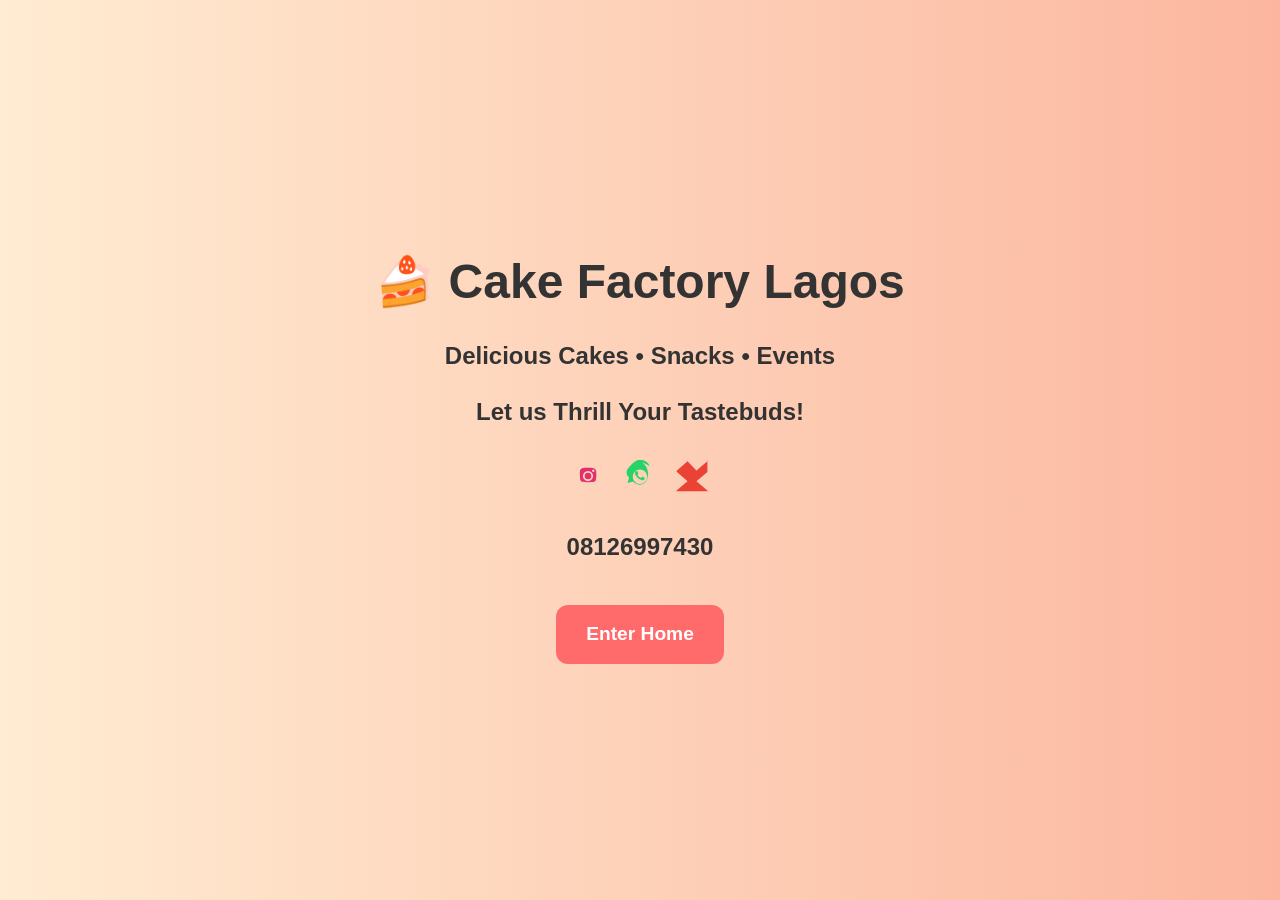
<file: index.html>
<!DOCTYPE html>
<html lang="en">
<head>
<meta charset="UTF-8">
<meta name="viewport" content="width=device-width, initial-scale=1.0">
<title>Cake Factory Lagos</title>
<link rel="stylesheet" href="style.css">

<style>
/* ================= WELCOME PAGE STYLING ================= */
body.welcome {
  background: linear-gradient(to right, #ffecd2, #fcb69f);
  font-family: 'Poppins', sans-serif;
  text-align: center;
  padding: 50px 20px;
  color: #333;
  overflow-x: hidden;
}

h1, h2 {
  margin: 10px 0;
  opacity: 0;
  animation: fadeInUp 1s forwards;
}

h1 {
  font-size: 3em;
  animation-delay: 0.3s;
}

h2:nth-of-type(1) { animation-delay: 0.8s; }
h2:nth-of-type(2) { animation-delay: 1.2s; }
h2:nth-of-type(3) { animation-delay: 1.6s; }

.social-icons {
  display: flex;
  justify-content: center;
  gap: 20px;
  margin: 20px 0;
  opacity: 0;
  animation: fadeInUp 1s forwards;
  animation-delay: 2s;
}

.social-icons a {
  transition: transform 0.3s, opacity 0.3s;
}

.social-icons a:hover {
  transform: scale(1.3) rotate(10deg);
  opacity: 0.9;
}

/* Home button animation */
.home-btn {
  display: inline-block;
  margin-top: 30px;
  padding: 15px 30px;
  background: #FF6B6B;
  color: white;
  border-radius: 12px;
  text-decoration: none;
  font-weight: bold;
  font-size: 1.2em;
  opacity: 0;
  transform: translateY(50px);
  animation: fadeInUp 1s forwards;
  animation-delay: 3s;
  transition: transform 0.3s, background 0.3s;
}

.home-btn:hover {
  transform: translateY(0px) scale(1.1);
  background: #ff3b3b;
}

/* ================= ANIMATIONS ================= */
@keyframes fadeInUp {
  0% {
    opacity: 0;
    transform: translateY(50px);
  }
  100% {
    opacity: 1;
    transform: translateY(0);
  }
}
</style>
</head>
<body class="welcome">

<h1>🍰 Cake Factory Lagos</h1>
<h2>Delicious Cakes • Snacks • Events</h2>
<h2>Let us Thrill Your Tastebuds!</h2>

<div class="social-icons">
  <!-- Instagram -->
  <a href="https://www.instagram.com/yourusername" target="_blank" title="Follow on Instagram">
    <svg xmlns="http://www.w3.org/2000/svg" width="32" height="32" viewBox="0 0 448 512">
      <path fill="#E1306C" d="M224,202.66A53.34,53.34,0,1,0,277.34,256,53.38,53.38,0,0,0,224,202.66Zm124.71-41a54.22,54.22,0,0,0-30.69-30.69C283.25,123.67,224,123.67,224,123.67s-59.25,0-94,7.33a54.22,54.22,0,0,0-30.69,30.69C93.67,157.75,93.67,224,93.67,224s0,66.25,7.33,94a54.22,54.22,0,0,0,30.69,30.69c34.75,7.33,94,7.33,94,7.33s59.25,0,94-7.33a54.22,54.22,0,0,0,30.69-30.69c7.33-27.75,7.33-94,7.33-94S356,157.75,348.71,161.69ZM224,338a82,82,0,1,1,82-82A82,82,0,0,1,224,338Zm85-148a19,19,0,1,1,19-19A19,19,0,0,1,309,190Z"/>
    </svg>
  </a>

  <!-- WhatsApp -->
  <a href="https://wa.me/2348123456789" target="_blank" title="Chat on WhatsApp">
    <svg xmlns="http://www.w3.org/2000/svg" viewBox="0 0 448 512" width="32" height="32">
      <path fill="#25D366" d="M380.9 97.1C339-11.9 196.5-35.3 112.5 48.8S-35.3 196.5 48.8 280.5l-24.1 87.5 87.5-24.1c84 84.1 196.5 60.7 232.8-56.2 36.3-116.8-36.3-254.6-164.1-292.6zM224 384c-63.6 0-115.1-51.5-115.1-115.1S160.4 153.8 224 153.8 339.1 205.3 339.1 268.9 287.6 384 224 384zm69.7-103.7c-3.9-2-23.1-11.4-26.7-12.7-3.5-1.3-6-2-8.5 2-2.5 4-9.7 12.7-11.9 15.3-2.2 2.5-4.5 2.8-8.4 1-3.9-1.8-16.6-6.1-31.6-19.5-11.7-10.4-19.6-23.2-21.9-27.1-2.3-3.9-.2-6 1.6-7.9 1.7-1.8 3.9-4.5 5.8-6.7 1.9-2.2 2.5-3.9 3.7-6.5 1.2-2.6.6-4.9-.3-6.8-1-1.8-8.5-20.5-11.7-28.1-3.1-7.5-6.3-6.5-8.5-6.6-2.2-.1-4.7-.1-7.2-.1s-6.6 1-10.1 4.9c-3.5 3.8-13.5 13.2-13.5 32.3s13.8 37.4 15.7 40c1.9 2.6 27.3 41.7 66.2 58.3 38.8 16.6 38.8 11 45.8 10 7-.9 22.7-9.3 25.9-18.3 3.2-9-3.2-13.8-7.1-15.8z"/>
    </svg>
  </a>

  <!-- Email -->
  <a href="mailto:youremail@gmail.com" target="_blank" title="Send Email">
    <svg xmlns="http://www.w3.org/2000/svg" width="32" height="32" viewBox="0 0 512 512">
      <path fill="#EA4335" d="M502.3 190.8L327.4 338.5 502.3 486c6.6 4.7 2.5 13.5-5.7 13.5H15.3c-8.2 0-12.3-8.8-5.7-13.5L184.6 338.5 15.3 190.8C6.5 185.3 6.2 174.2 15.3 168.7L184.6 21.9 327.4 169.6 502.3 21.9c9.1-5.5 8.8-16.6-.1-21.1z"/>
    </svg>
  </a>
</div>

<h2 style="margin-top:10px;">08126997430</h2>

<a href="home.html" class="btn home-btn">Enter Home</a>

</body>
</html>
</file>
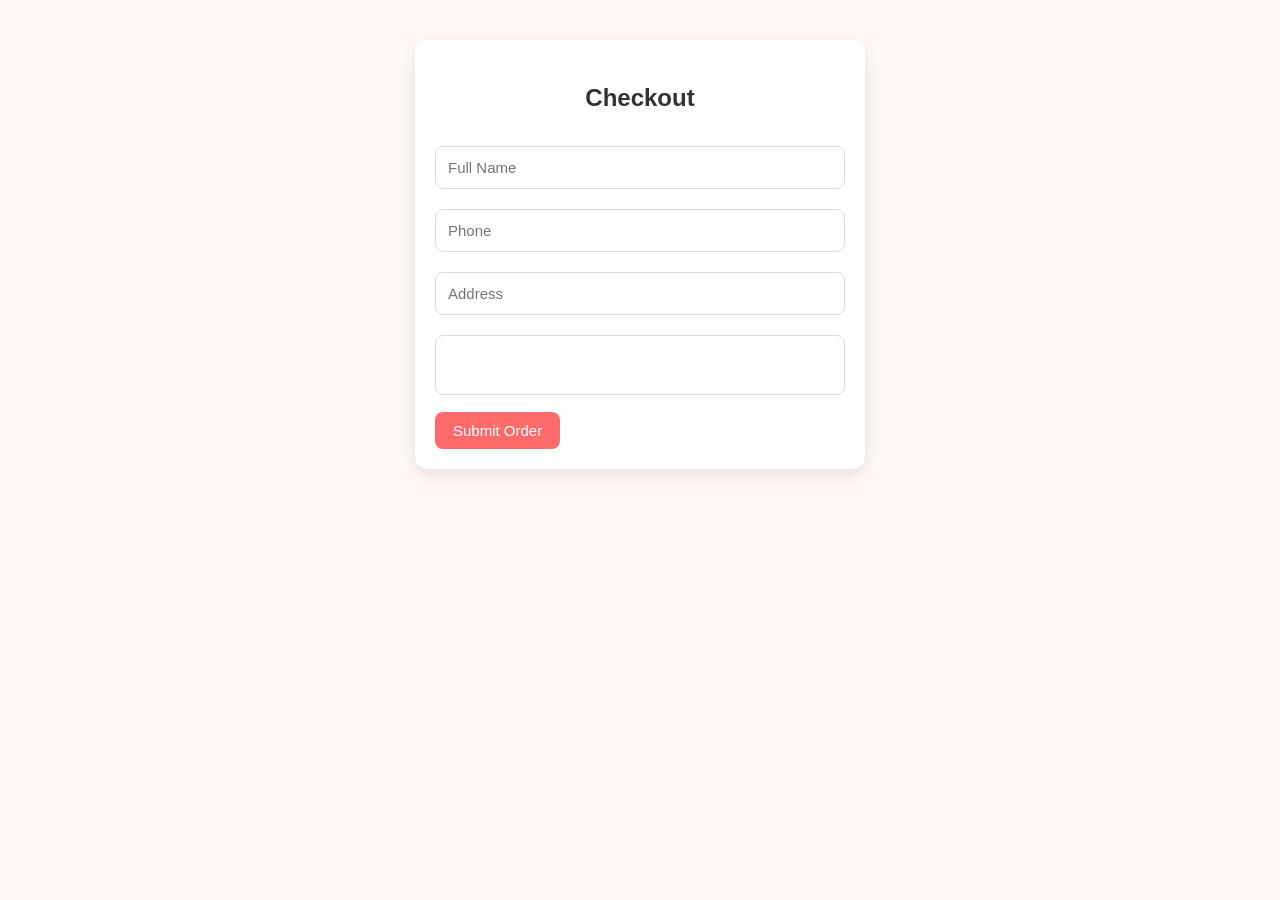
<file: checkout.html>
<!DOCTYPE html>
<html lang="en">

    <head>
        <meta charset="UTF-8">

        <!-- VERY IMPORTANT FOR MOBILE -->
        <meta name="viewport" content="width=device-width, initial-scale=1.0">

        <title>Checkout</title>

        <!-- CSS -->
        <link rel="stylesheet" href="style.css">
    </head>

    <body onload="loadCheckout()">

        <form action="https://formspree.io/f/xvzbpnoj" method="POST">

            <input type="hidden" name="_redirect" value="thankyou.html">

            <h2>Checkout</h2>

            <input name="name" placeholder="Full Name" required>
            <input name="phone" placeholder="Phone" required>
            <input name="address" placeholder="Address" required>

            <!-- Auto-filled order summary -->
            <textarea id="orderBox" name="Order Details" readonly></textarea>

            <button class="btn">Submit Order</button>

        </form>

        <!-- JS must be last -->
        <script src="script.js"></script>

    </body>
</html>
</file>
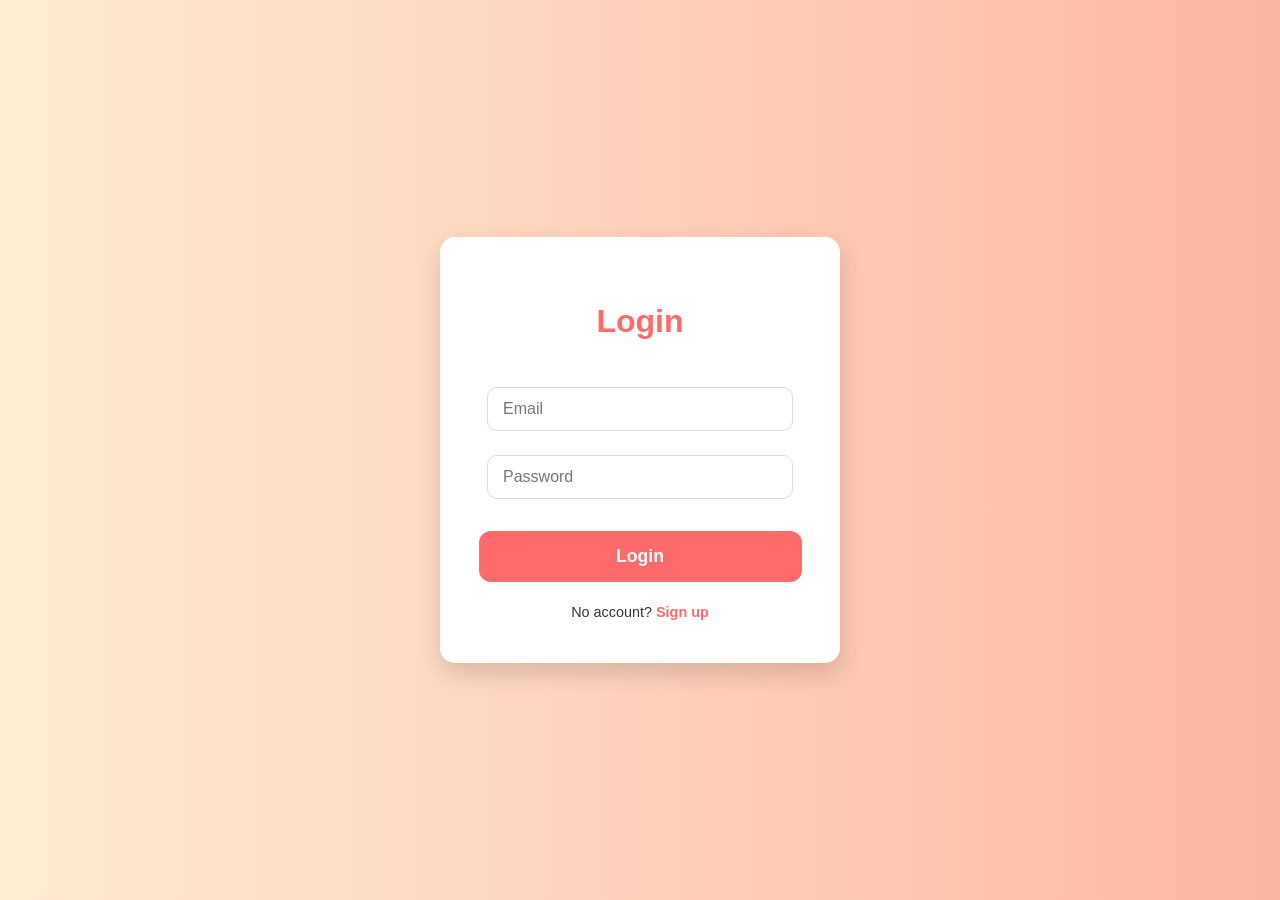
<file: login.html>
<!DOCTYPE html>
<html lang="en">
<head>
<meta charset="UTF-8">
<meta name="viewport" content="width=device-width, initial-scale=1.0">
<title>Login - Cake Factory Lagos</title>
<link rel="stylesheet" href="style.css">
<style>
/* ================= BODY ================= */
body {
  font-family: 'Poppins', sans-serif;
  background: linear-gradient(to right, #ffecd2, #fcb69f);
  display: flex;
  justify-content: center;
  align-items: center;
  min-height: 100vh;
  margin: 0;
  padding: 20px;
  color: #333;
}

/* ================= FORM CONTAINER ================= */
form {
  background: #fff;
  padding: 40px 30px;
  border-radius: 15px;
  box-shadow: 0 10px 25px rgba(0,0,0,0.15);
  width: 100%;
  max-width: 400px;
  text-align: center;
  opacity: 0;
  transform: translateY(50px);
  animation: fadeInUp 1s forwards;
}

/* ================= HEADING ================= */
form h2 {
  margin-bottom: 30px;
  color: #ff6b6b;
  font-size: 2em;
}

/* ================= INPUTS ================= */
form input {
  width: 90%;
  padding: 12px 15px;
  margin: 12px 0;
  border: 1px solid #ddd;
  border-radius: 10px;
  font-size: 1em;
  transition: border 0.3s, box-shadow 0.3s;
}

form input:focus {
  border-color: #ff6b6b;
  box-shadow: 0 0 8px rgba(255,107,107,0.4);
  outline: none;
}

/* ================= BUTTON ================= */
.btn {
  width: 95%;
  padding: 15px;
  margin-top: 20px;
  background: #ff6b6b;
  color: white;
  font-weight: bold;
  font-size: 1.1em;
  border: none;
  border-radius: 12px;
  cursor: pointer;
  transition: background 0.3s, transform 0.3s;
}

.btn:hover {
  background: #ff3b3b;
  transform: scale(1.05);
}

/* ================= SIGNUP LINK ================= */
p {
  margin-top: 20px;
  font-size: 0.9em;
}

p a {
  color: #ff6b6b;
  text-decoration: none;
  font-weight: bold;
  transition: color 0.3s;
}

p a:hover {
  color: #ff3b3b;
}

/* ================= ANIMATION ================= */
@keyframes fadeInUp {
  0% {
    opacity: 0;
    transform: translateY(50px);
  }
  100% {
    opacity: 1;
    transform: translateY(0);
  }
}

/* ================= RESPONSIVE ================= */
@media(max-width:480px){
  form {
    padding: 30px 20px;
  }

  form h2 {
    font-size: 1.6em;
  }

  form input {
    width: 100%;
    font-size: 0.95em;
  }

  .btn {
    width: 100%;
    padding: 12px;
    font-size: 1em;
  }
}
</style>
</head>
<body>

<form>
  <h2>Login</h2>
  <input id="email" placeholder="Email">
  <input id="pass" type="password" placeholder="Password">
  <button type="button" class="btn" onclick="login()">Login</button>
  <p>No account? <a href="signup.html">Sign up</a></p>
</form>

<script src="script.js"></script>
</body>
</html>
</file>
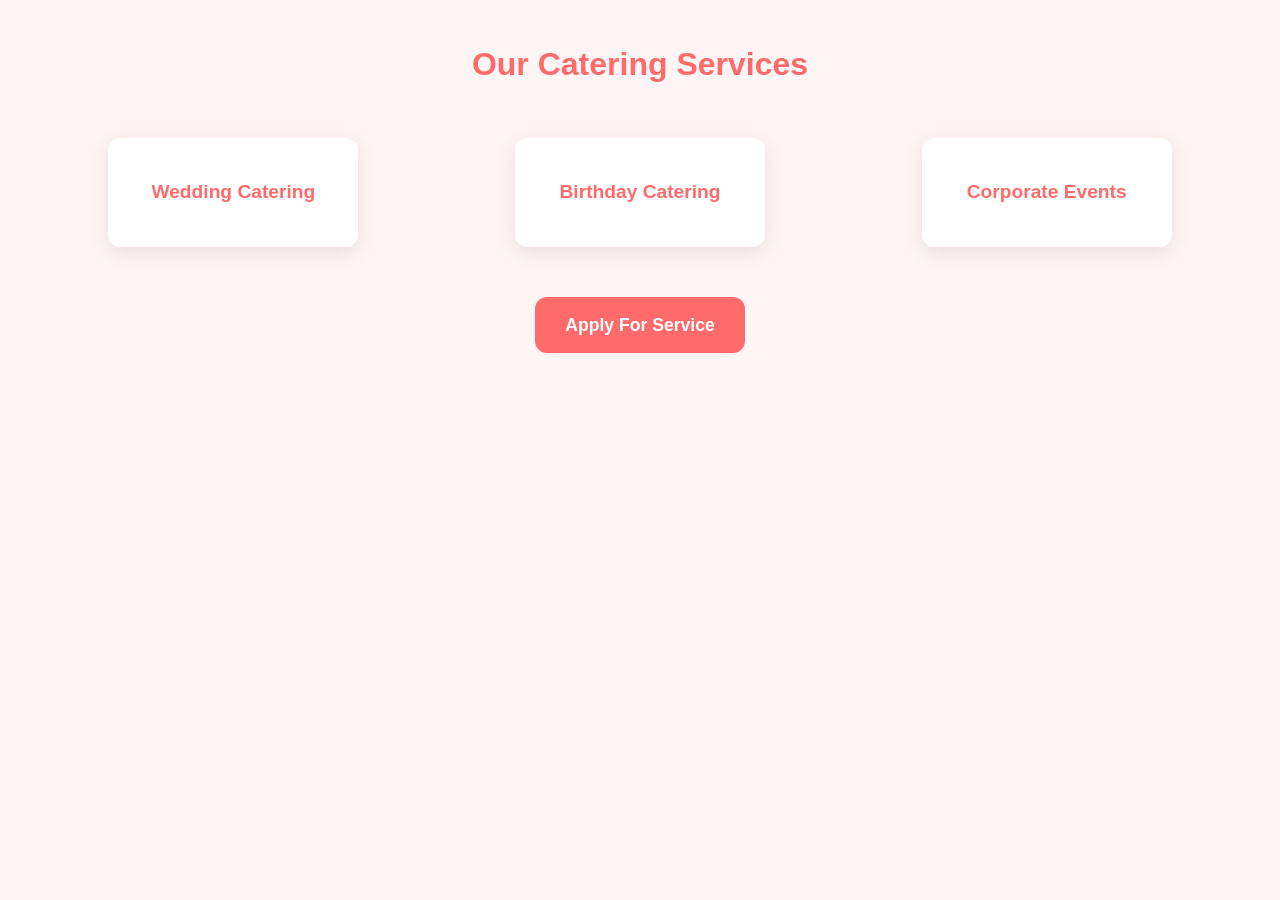
<file: services.html>
<!DOCTYPE html>
<html lang="en">
<head>
<meta charset="UTF-8">
<meta name="viewport" content="width=device-width, initial-scale=1.0">
<title>Catering Services</title>
<link rel="stylesheet" href="style.css">
<style>
/* ================= BODY ================= */
body {
  font-family: 'Poppins', sans-serif;
  background: #fff5f5;
  margin: 0;
  padding: 20px;
  color: #333;
  text-align: center;
}

h2 {
  margin-bottom: 30px;
  font-size: 2em;
  color: #ff6b6b;
  opacity: 0;
  animation: fadeInUp 1s forwards;
  animation-delay: 0.3s;
}

/* ================= GRID LAYOUT ================= */
.grid {
  display: grid;
  grid-template-columns: repeat(auto-fit, minmax(220px, 1fr));
  gap: 20px;
  justify-items: center;
  margin-bottom: 30px;
}

/* ================= CARD ================= */
.card {
  background: #fff;
  border-radius: 12px;
  padding: 40px 20px;
  box-shadow: 0 5px 20px rgba(0,0,0,0.1);
  font-size: 1.2em;
  font-weight: 600;
  color: #ff6b6b;
  width: 100%;
  max-width: 250px;
  transition: transform 0.3s, box-shadow 0.3s, opacity 0.3s;
  cursor: pointer;
  opacity: 0;
  animation: fadeInUp 1s forwards;
}

.card:nth-child(1) { animation-delay: 0.6s; }
.card:nth-child(2) { animation-delay: 0.9s; }
.card:nth-child(3) { animation-delay: 1.2s; }

.card:hover {
  transform: translateY(-10px);
  box-shadow: 0 10px 30px rgba(0,0,0,0.15);
}

/* ================= BUTTON ================= */
.btn {
  display: inline-block;
  background: #ff6b6b;
  color: white;
  padding: 15px 30px;
  border-radius: 12px;
  font-size: 1.1em;
  font-weight: bold;
  text-decoration: none;
  transition: transform 0.3s, background 0.3s, opacity 0.3s;
  opacity: 0;
  animation: fadeInUp 1s forwards;
  animation-delay: 1.5s;
}

.btn:hover {
  background: #ff3b3b;
  transform: scale(1.05);
}

/* ================= ANIMATIONS ================= */
@keyframes fadeInUp {
  0% {
    opacity: 0;
    transform: translateY(50px);
  }
  100% {
    opacity: 1;
    transform: translateY(0);
  }
}

/* ================= MOBILE RESPONSIVE ================= */
@media(max-width:600px){
  h2 { font-size: 1.5em; }

  .card {
    padding: 30px 15px;
    font-size: 1em;
    max-width: 100%;
  }

  .btn {
    width: 90%;
    padding: 12px;
    font-size: 1em;
  }
}
</style>
</head>
<body>

<h2>Our Catering Services</h2>

<div class="grid">
  <div class="card">Wedding Catering</div>
  <div class="card">Birthday Catering</div>
  <div class="card">Corporate Events</div>
</div>

<div>
  <a href="contact.html" class="btn">Apply For Service</a>
</div>

</body>
</html>
</file>
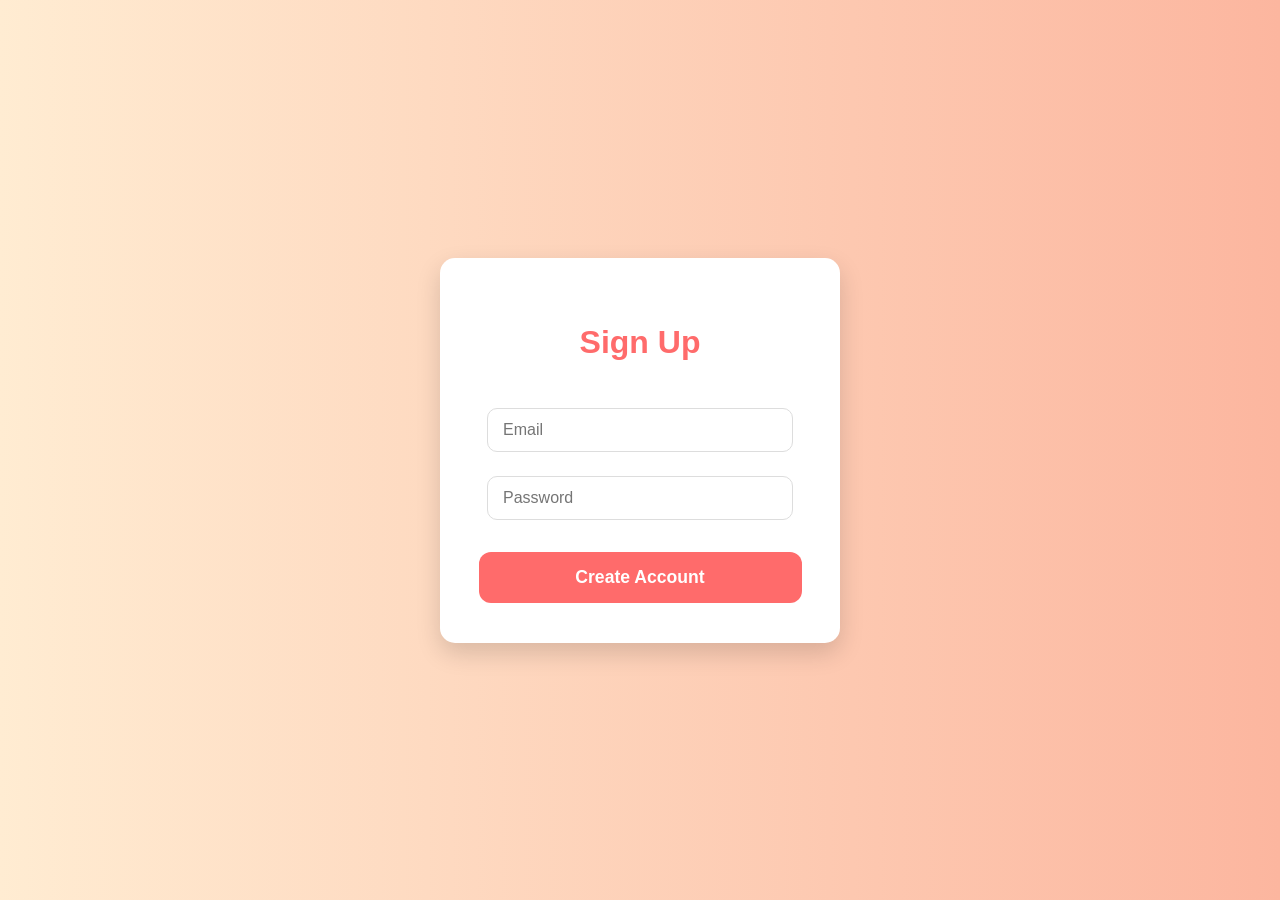
<file: signup.html>
<!DOCTYPE html>
<html lang="en">
<head>
<meta charset="UTF-8">
<meta name="viewport" content="width=device-width, initial-scale=1.0">
<title>Sign Up - Cake Factory Lagos</title>
<link rel="stylesheet" href="style.css">
<style>
/* ================= BODY ================= */
body {
  font-family: 'Poppins', sans-serif;
  background: linear-gradient(to right, #ffecd2, #fcb69f);
  display: flex;
  justify-content: center;
  align-items: center;
  min-height: 100vh;
  margin: 0;
  padding: 20px;
  color: #333;
}

/* ================= FORM ================= */
form {
  background: #fff;
  padding: 40px 30px;
  border-radius: 15px;
  box-shadow: 0 10px 25px rgba(0,0,0,0.15);
  width: 100%;
  max-width: 400px;
  text-align: center;
  opacity: 0;
  transform: translateY(50px);
  animation: fadeInUp 1s forwards;
}

/* ================= HEADING ================= */
form h2 {
  margin-bottom: 30px;
  color: #ff6b6b;
  font-size: 2em;
}

/* ================= INPUTS ================= */
form input {
  width: 90%;
  padding: 12px 15px;
  margin: 12px 0;
  border: 1px solid #ddd;
  border-radius: 10px;
  font-size: 1em;
  transition: border 0.3s, box-shadow 0.3s;
}

form input:focus {
  border-color: #ff6b6b;
  box-shadow: 0 0 8px rgba(255,107,107,0.4);
  outline: none;
}

/* ================= BUTTON ================= */
.btn {
  width: 95%;
  padding: 15px;
  margin-top: 20px;
  background: #ff6b6b;
  color: white;
  font-weight: bold;
  font-size: 1.1em;
  border: none;
  border-radius: 12px;
  cursor: pointer;
  transition: background 0.3s, transform 0.3s;
}

.btn:hover {
  background: #ff3b3b;
  transform: scale(1.05);
}

/* ================= ANIMATION ================= */
@keyframes fadeInUp {
  0% {
    opacity: 0;
    transform: translateY(50px);
  }
  100% {
    opacity: 1;
    transform: translateY(0);
  }
}

/* ================= RESPONSIVE ================= */
@media(max-width:480px){
  form {
    padding: 30px 20px;
  }

  form h2 {
    font-size: 1.6em;
  }

  form input {
    width: 100%;
    font-size: 0.95em;
  }

  .btn {
    width: 100%;
    padding: 12px;
    font-size: 1em;
  }
}
</style>
</head>
<body>

<form>
  <h2>Sign Up</h2>
  <input id="email" placeholder="Email" required>
  <input id="pass" type="password" placeholder="Password" required>
  <button type="button" class="btn" onclick="signup()">Create Account</button>
</form>

<script src="script.js"></script>
</body>
</html>
</file>
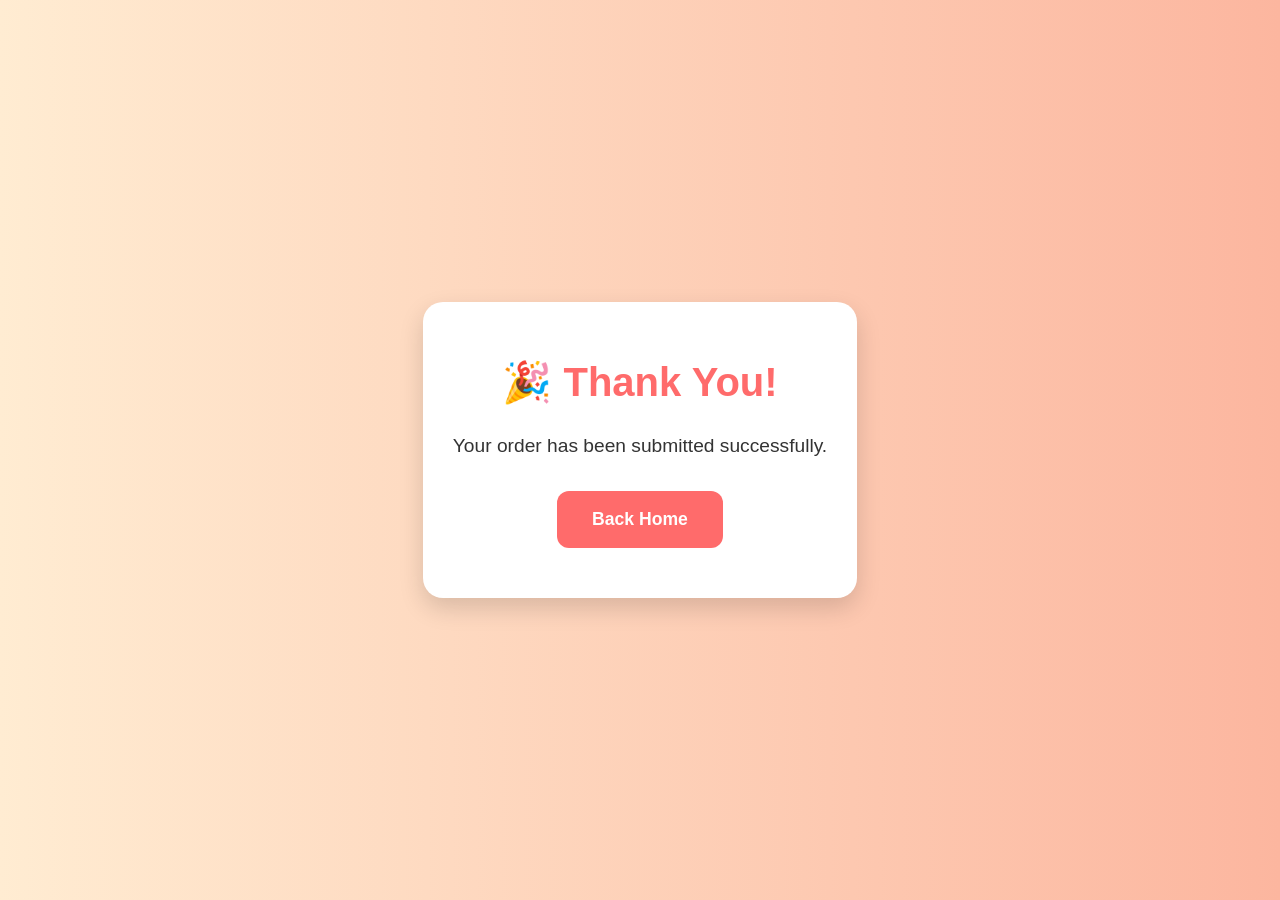
<file: thankyou.html>
<!DOCTYPE html>
<html lang="en">
<head>
<meta charset="UTF-8">
<meta name="viewport" content="width=device-width, initial-scale=1.0">
<title>Thank You - Cake Factory Lagos</title>
<link rel="stylesheet" href="style.css">

<style>
/* ================= BODY ================= */
body {
  font-family: 'Poppins', sans-serif;
  background: linear-gradient(to right, #ffecd2, #fcb69f);
  display: flex;
  justify-content: center;
  align-items: center;
  min-height: 100vh;
  margin: 0;
  padding: 20px;
  text-align: center;
  color: #333;
}

/* ================= CONTAINER ================= */
.thankyou-container {
  background: #fff;
  padding: 50px 30px;
  border-radius: 20px;
  box-shadow: 0 10px 25px rgba(0,0,0,0.15);
  opacity: 0;
  transform: translateY(50px);
  animation: fadeInUp 1s forwards;
}

/* ================= HEADING ================= */
h1 {
  font-size: 2.5em;
  color: #ff6b6b;
  margin-bottom: 20px;
}

/* ================= PARAGRAPH ================= */
p {
  font-size: 1.2em;
  margin-bottom: 30px;
}

/* ================= BUTTON ================= */
.btn {
  display: inline-block;
  background: #ff6b6b;
  color: white;
  padding: 15px 35px;
  border-radius: 12px;
  text-decoration: none;
  font-weight: bold;
  font-size: 1.1em;
  transition: transform 0.3s, background 0.3s;
}

.btn:hover {
  transform: scale(1.1);
  background: #ff3b3b;
}

/* ================= ANIMATION ================= */
@keyframes fadeInUp {
  0% {
    opacity: 0;
    transform: translateY(50px);
  }
  100% {
    opacity: 1;
    transform: translateY(0);
  }
}

/* ================= RESPONSIVE ================= */
@media(max-width:480px){
  .thankyou-container {
    padding: 40px 20px;
  }

  h1 {
    font-size: 2em;
  }

  p {
    font-size: 1em;
  }

  .btn {
    width: 90%;
    padding: 12px;
    font-size: 1em;
  }
}
</style>
</head>
<body>

<div class="thankyou-container">
  <h1>🎉 Thank You!</h1>
  <p>Your order has been submitted successfully.</p>
  <a href="home.html" class="btn">Back Home</a>
</div>

</body>
</html>
</file>
<file: style.css>
/* ========= RESET ========= */
*{
  margin:0;
  padding:0;
  box-sizing:border-box;
  font-family:Segoe UI, sans-serif;
}

body{
  background:#fff8f5;
  color:#333;
  line-height:1.5;
}

/* ========= NAVBAR ========= */
nav{
  background:#ff6b6b;
  padding:15px 20px;
  display:flex;
  justify-content:space-between;
  align-items:center;
  flex-wrap:wrap;
}

nav h2{
  color:white;
}

nav a{
  color:white;
  text-decoration:none;
  margin:6px 10px;
  font-weight:600;
}

nav div{
  display:flex;
  flex-wrap:wrap;
}

/* ========= BUTTON ========= */
.btn{
  background:#ff6b6b;
  color:white;
  padding:10px 18px;
  border:none;
  border-radius:8px;
  cursor:pointer;
  font-size:15px;
  transition:.3s;
  width:auto;
}

.btn:hover{
  transform:scale(1.05);
  background:#ff3b3b;
}

/* ========= GRID PRODUCTS ========= */
.grid{
  display:grid;
  grid-template-columns:1fr;
  gap:20px;
  padding:20px;
}

/* Desktop auto fit */
@media(min-width:700px){
  .grid{
    grid-template-columns:repeat(auto-fit,minmax(250px,1fr));
  }
}

/* ========= CARD ========= */
.card{
  background:white;
  border-radius:12px;
  padding:15px;
  text-align:center;
  box-shadow:0 5px 15px rgba(0,0,0,.1);
}

.card img{
  width:100%;
  height:200px;
  object-fit:cover;
  border-radius:10px;
}

/* ========= FORMS ========= */
form{
  width:95%;
  max-width:450px;
  margin:40px auto;
  padding:20px;
  background:white;
  border-radius:12px;
  box-shadow:0 5px 15px rgba(0,0,0,.1);
}

input, textarea{
  width:100%;
  padding:12px;
  margin:10px 0;
  border-radius:8px;
  border:1px solid #ddd;
  font-size:15px;
}

textarea{
  resize:none;
}

/* ========= WELCOME PAGE ========= */
.welcome{
  height:100vh;
  display:flex;
  flex-direction:column;
  justify-content:center;
  align-items:center;
  text-align:center;
  padding:20px;
  background:linear-gradient(45deg,#ff6b6b,#ffb347);
  color:white;
}

.home-btn{
  margin-top:30px;
}

/* ========= CART ========= */
.cart-item{
  display:flex;
  justify-content:space-between;
  align-items:center;
  background:white;
  padding:12px;
  margin:10px;
  border-radius:8px;
  flex-wrap:wrap;
}

/* ========= THANK YOU PAGE ========= */
.center{
  text-align:center;
  padding:50px 20px;
}

/* ========= MOBILE IMPROVEMENTS ========= */
@media(max-width:500px){

  nav{
    flex-direction:column;
    align-items:flex-start;
  }

  nav div{
    width:100%;
    margin-top:10px;
  }

  nav a{
    display:block;
    padding:5px 0;
  }

  .btn{
    width:100%;
  }

  .card img{
    height:160px;
  }
}

/* ================= CART DESIGN ================= */

.cart-container{
  max-width:900px;
  margin:40px auto;
  padding:20px;
}

.cart-title{
  text-align:center;
  margin-bottom:20px;
}

.cart-total{
  text-align:right;
  margin-top:15px;
  font-size:20px;
}

/* cart card */
.cart-item{
  display:flex;
  align-items:center;
  gap:15px;
  background:white;
  padding:12px;
  margin-bottom:12px;
  border-radius:12px;
  box-shadow:0 4px 12px rgba(0,0,0,0.08);
}

/* image */
.cart-item img{
  width:70px;
  height:70px;
  object-fit:cover;
  border-radius:10px;
}

/* quantity buttons */
.cart-item button{
  padding:5px 10px;
  border:none;
  background:#ff6b6b;
  color:white;
  border-radius:6px;
  cursor:pointer;
}

.cart-item button:hover{
  background:#ff3b3b;
}

/* checkout button */
.checkout-btn{
  display:block;
  width:100%;
  margin-top:20px;
  text-align:center;
}

/* MOBILE */
@media(max-width:600px){

  .cart-item{
    flex-direction:column;
    align-items:flex-start;
  }

  .cart-total{
    text-align:center;
  }
}


/* Container to center content */
.container {
  max-width: 1200px; /* max width of all content */
  margin: 0 auto;    /* center horizontally */
  padding: 0 20px;   /* small padding on sides */
}

/* Grid layout */
.grid {
  display: grid;
  grid-template-columns: repeat(auto-fit, minmax(250px, 1fr));
  gap: 20px;
  justify-items: center; /* center cards inside grid cells */
}

/* Card style */
.card {
  background: white;
  border-radius: 12px;
  padding: 15px;
  text-align: center;
  box-shadow: 0 5px 15px rgba(0,0,0,0.1);
  width: 100%; /* will respect minmax in grid */
  max-width: 280px; /* prevents stretching too wide */
}

.card img {
  width: 100%;
  height: 200px;
  object-fit: cover;
  border-radius: 10px;
}

/* Responsive for small screens */
@media (max-width: 500px) {
  .grid {
    grid-template-columns: 1fr;
  }

  .card {
    max-width: 100%;
  }
}


h2 {
  text-align: center;
  margin: 20px 0;
}


.button {
  background: #ff6b6b;
  color: white;
  padding: 10px 18px;
  border: none;
  border-radius: 8px;
  cursor: pointer;
  font-size: 15px;
  transition: .3s;
}

.social-icons {
  display: flex;
  justify-content: center; /* center horizontally */
  gap: 20px;              /* spacing between icons */
  margin: 30px 0;         /* top/bottom spacing */
}

.social-icons a {
  display: inline-block;
  transition: transform 0.3s, opacity 0.3s;
}

.social-icons a:hover {
  transform: scale(1.2);
  opacity: 0.8;
}
</file>
